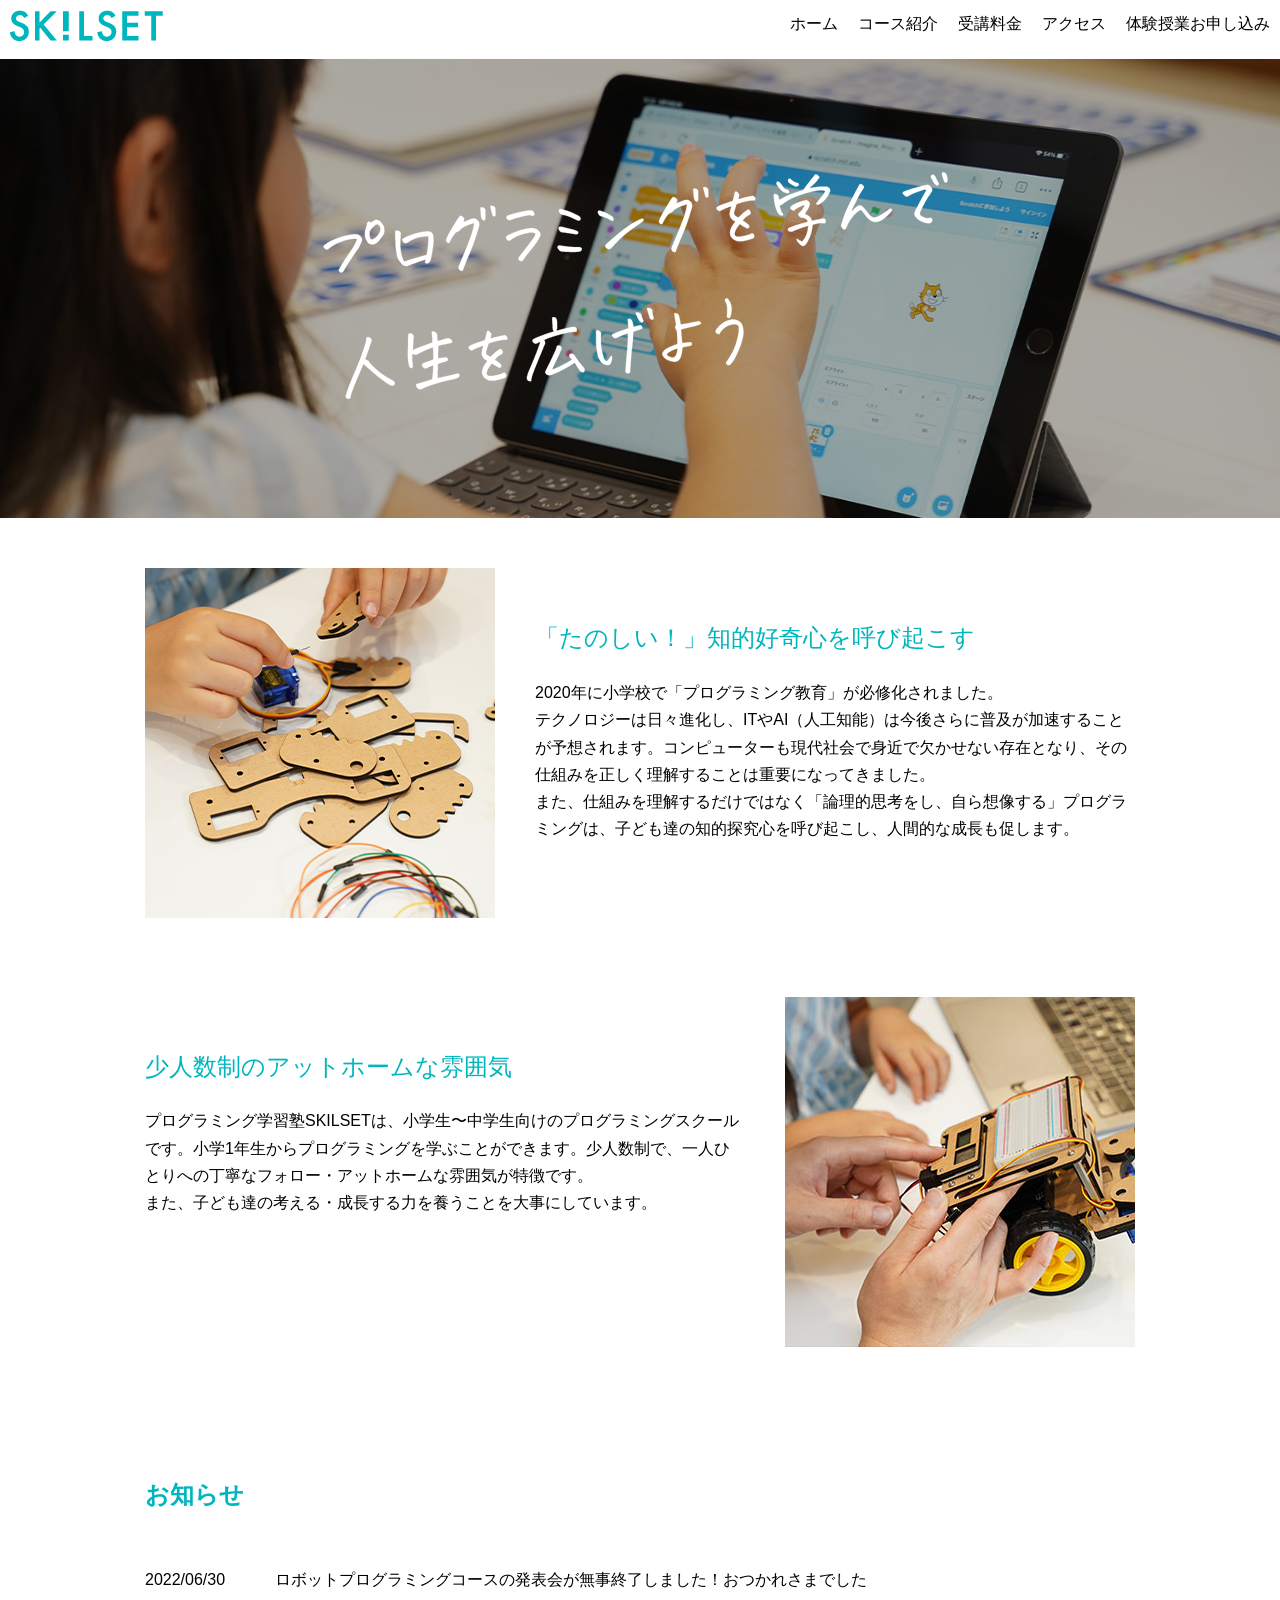
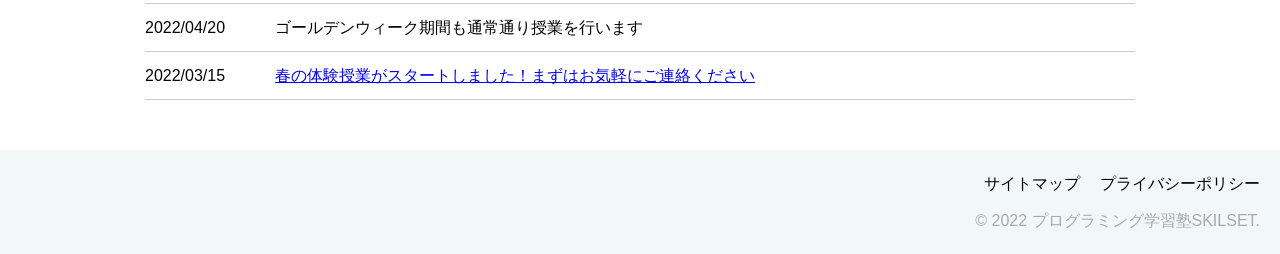
<file: index.html>
<!doctype html>
<html lang="ja">
<meta name="author" content="skilset">
<meta name="description" content="プログラミングを学んで人生を広げよう">
<head>
<meta charset="UTF-8">
<link rel="icon" href="favicon.ico" type="image/x-icon"/>
<link rel="shortcut icon" href="favicon.ico" type="image/x-icon"/>
<link rel="stylesheet" href="css/reset.css">
<link rel="stylesheet" href="css/style.css">
<title>SKILSET</title>
<meta name="viewpot" content="width=device-width, initial=scale=1">
</head>

<body>
	<header>
		<h1 class="site-title">
			<a href="index.html">
				<img src="img/logo.png" alt="SKILSET">
			</a>
		</h1>
		<nav class="gbnav">
		<ul>
			<li><a href="index.html">ホーム</a></li>
			<li><a href="course.html">コース紹介</a></li>
			<li><a href="price.html">受講料金</a></li>
			<li><a href="access.html">アクセス</a></li>
			<li><a href="entry.html">体験授業お申し込み</a></li>
			</ul>
		</nav>
	</header>
	
	<main>
		<div class="main_visual">
			<img src="img/catchcopy.png" alt="メインビジュアル">
		</div>
		<div class="content">
			<section class="main revers"><!--半角開けるとクラスを複数追加できる。-->
				<div class="txt">
					<h2 class="content-title">「たのしい！」知的好奇心を呼び起こす</h2>
						<p class="text">
						2020年に小学校で「プログラミング教育」が必修化されました。<br>
						テクノロジーは日々進化し、ITやAI（人工知能）は今後さらに普及が加速することが予想されます。コンピューターも現代社会で身近で欠かせない存在となり、その仕組みを正しく理解することは重要になってきました。<br>
						また、仕組みを理解するだけではなく「論理的思考をし、自ら想像する」プログラミングは、子ども達の知的探究心を呼び起こし、人間的な成長も促します。
						</p>
				</div>
				<figure class="img"><img src="img/top01.jpg" alt="「たのしい！」知的好奇心を呼び起こす"></figure>
			</section>
			<section class="main">
				<div class="txt">
				<h2 class="content-title">少人数制のアットホームな雰囲気</h2>
				<p class="text">
					プログラミング学習塾SKILSETは、小学生〜中学生向けのプログラミングスクールです。小学1年生からプログラミングを学ぶことができます。少人数制で、一人ひとりへの丁寧なフォロー・アットホームな雰囲気が特徴です。<br>
					また、子ども達の考える・成長する力を養うことを大事にしています。
				</p>
				</div>
		<figure class="img"><img src="img/top02.jpg" alt="少人数制のアットホームな雰囲気"></figure>
		</section>
		<section id="news">
			<h3 class="osirase">お知らせ</h3>
				<dl>
					<dt>2022/06/30</dt>
					<dd>ロボットプログラミングコースの発表会が無事終了しました！おつかれさまでした</dd>
				</dl>
				<dl>
					<dt>2022/04/20</dt>
					<dd>ゴールデンウィーク期間も通常通り授業を行います</dd>
				</dl>
				<dl>
					<dt>2022/03/15</dt>
					<dd>
						<a href="entry.html">春の体験授業がスタートしました！まずはお気軽にご連絡ください
						</a>
					</dd>
				</dl>
			</section>
		</div>
	</main>
	<footer id="footer">
	<nav class="ftnav">
		<ul class="sitemap">
			<li>
				<a href="#">サイトマップ</a>
			</li>
			<li>
				<a href="#">プライバシーポリシー</a>
			</li>
		</ul>
		</nav>
		<small>&copy; 2022 プログラミング学習塾SKILSET.</small>
	</footer>
</body>
</html>
</file>
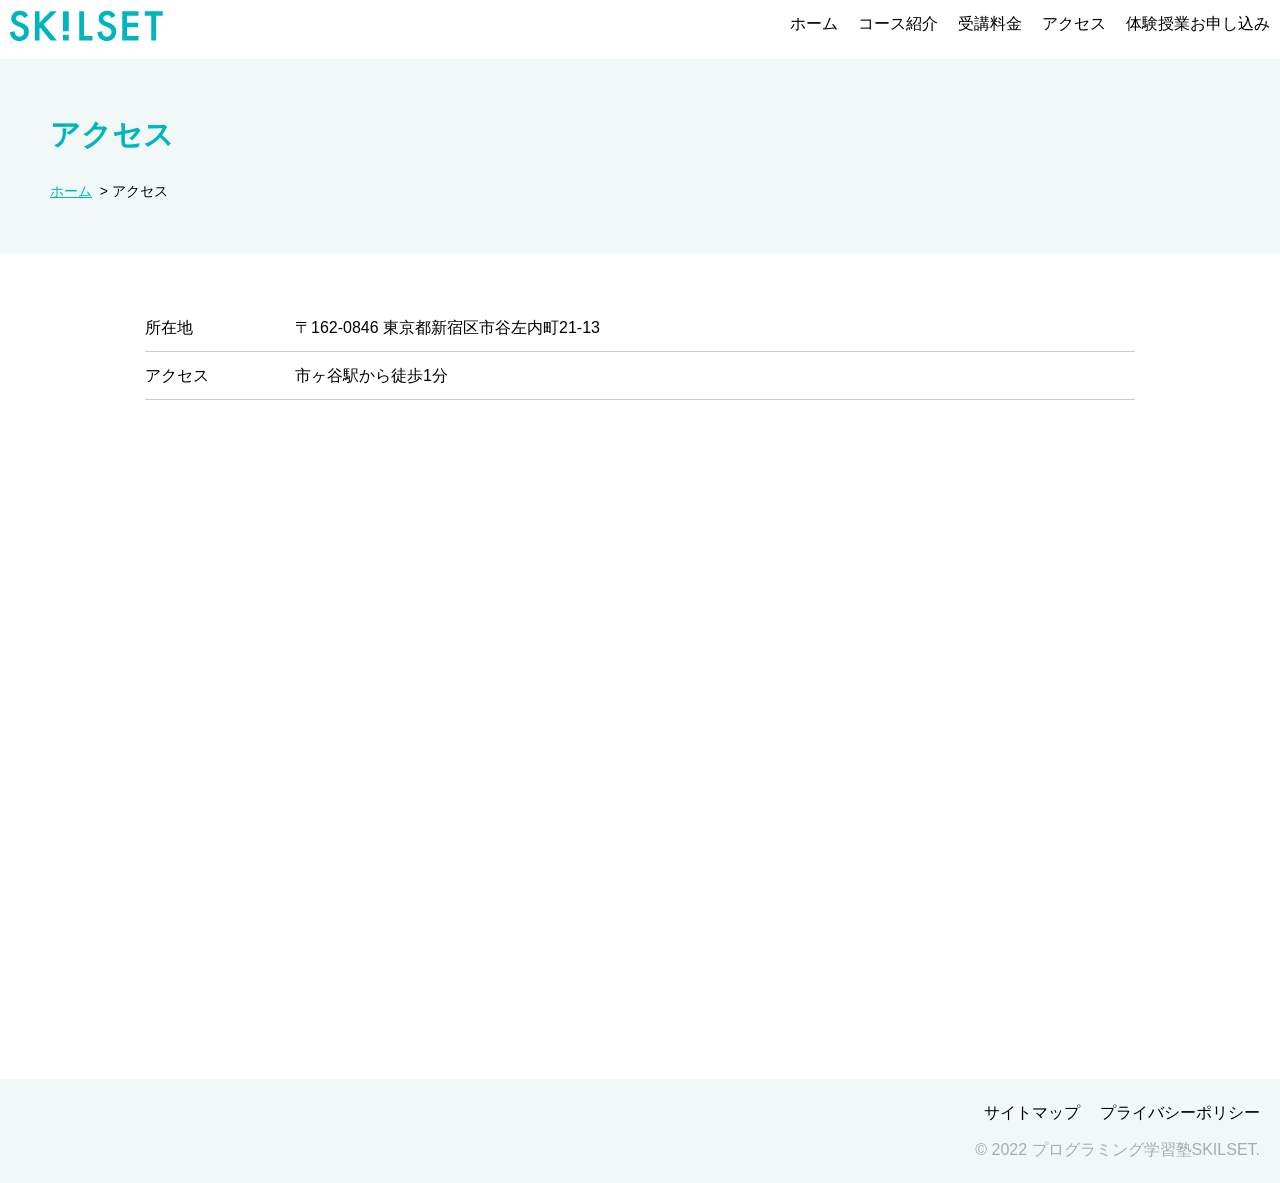
<file: access.html>
<!doctype html>
<html lang="ja">
<meta name="author" content="skilset">
<meta name="description" content="プログラミングを学んで人生を広げよう">
<head>
<meta charset="UTF-8">
<link rel="icon" href="favicon.ico" type="image/x-icon"/>
<link rel="shortcut icon" href="favicon.ico" type="image/x-icon"/>
<link rel="stylesheet" href="css/reset.css">
<link rel="stylesheet" href="css/style.css">
<title>SKILSET</title>
<meta name="viewpot" content="width=device-width, initial=scale=1">
</head>

<body>
	<header>
		<h1 class="site-title">
			<a href="index.html">
				<img src="img/logo.png" alt="SKILSET">
			</a>
		</h1>
		<nav class="gbnav">
		<ul>
			<li><a href="index.html">ホーム</a></li>
			<li><a href="course.html">コース紹介</a></li>
			<li><a href="price.html">受講料金</a></li>
			<li><a href="access.html">アクセス</a></li>
			<li><a href="entry.html">体験授業お申し込み</a></li>
			</ul>
		</nav>
	</header>
	<main>
		<section class="topbar">
			<h1 id="coursetitle">アクセス</h1>
				<ul class="Breadcrumbs">
					<li><a href="index.html">ホーム</a></li>
					<li>&nbsp; &gt; アクセス</li>
				</ul>
		</section>
		<div class="content">
			<section id="address">
				<dl>
					<dt>所在地</dt><dd>&#12306;162-0846&nbsp;東京都新宿区市谷左内町21-13</dd>
				</dl>
				<dl>
					<dt>アクセス</dt><dd>市ヶ谷駅から徒歩1分</dd>
				</dl>
			</section>
		<iframe src="https://www.google.com/maps/embed?pb=!1m18!1m12!1m3!1d6480.633111488437!2d139.73437232990355!3d35.69382698920941!2m3!1f0!2f0!3f0!3m2!1i1024!2i768!4f13.1!3m3!1m2!1s0x60188c5e40fd8ca9%3A0xe4e83101398f38cf!2z44CSMTYyLTA4NDYg5p2x5Lqs6YO95paw5a6_5Yy65biC6LC35bem5YaF55S677yS77yR4oiS77yR77yT!5e0!3m2!1sja!2sjp!4v1750301210130!5m2!1sja!2sjp" width="990" height="600" style="border:0;" allowfullscreen="" loading="lazy" referrerpolicy="no-referrer-when-downgrade"></iframe>
		</div>
	</main>
	
	
	<footer id="footer">
	<nav class="ftnav">
		<ul class="sitemap">
			<li>
				<a href="#">サイトマップ</a>
			</li>
			<li>
				<a href="#">プライバシーポリシー</a>
			</li>
		</ul>
		</nav>
		<small>&copy; 2022 プログラミング学習塾SKILSET.</small>
	</footer>
</body>
</html>
</file>
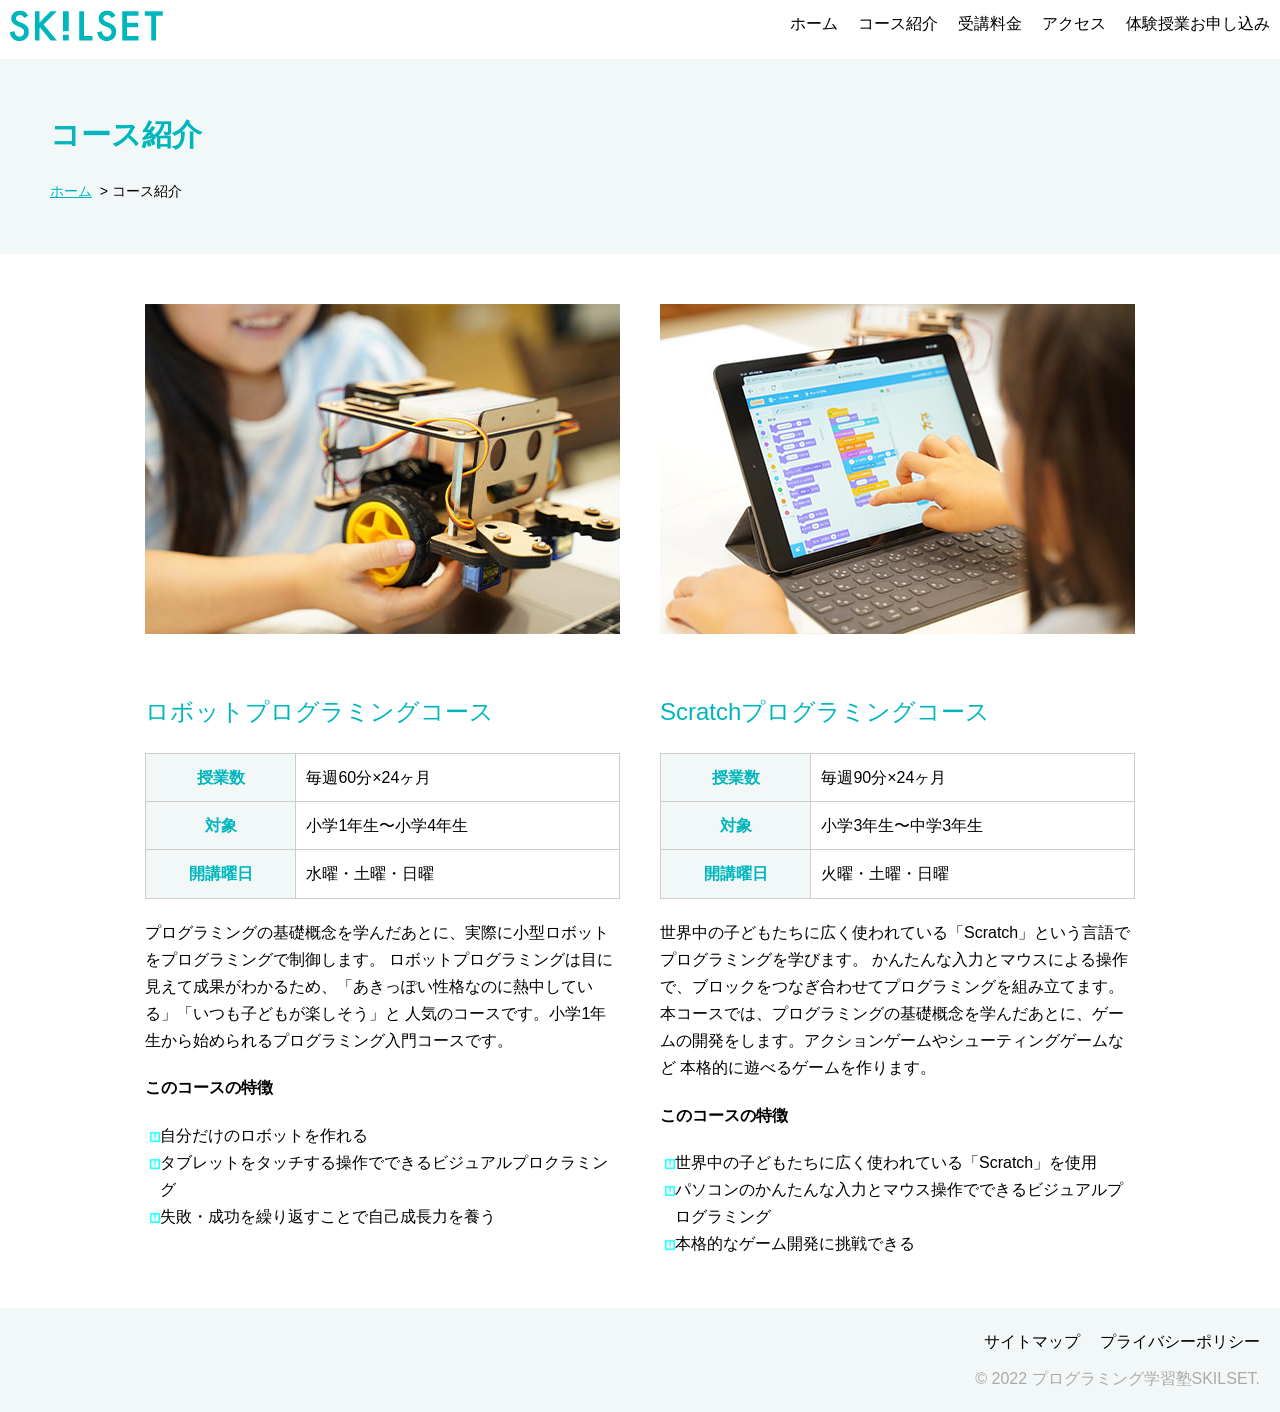
<file: course.html>
<!doctype html>
<html lang="ja">
<meta name="author" content="skilset">
<meta name="description" content="プログラミングを学んで人生を広げよう">
<head>
<meta charset="UTF-8">
<link rel="icon" href="favicon.ico" type="image/x-icon"/>
<link rel="shortcut icon" href="favicon.ico" type="image/x-icon"/>
<link rel="stylesheet" href="css/reset.css">
<link rel="stylesheet" href="css/style.css">
<title>SKILSET</title>
<meta name="viewpot" content="width=device-width, initial=scale=1">
</head>

<body>
	<header>
		<div class="site-title">
			<a href="index.html">
			<img src="img/logo.png" alt="SKILSET">
			</a>
		</div>
		<nav class="gbnav">
		<ul>
			<li><a href="index.html">ホーム</a></li>
			<li><a href="course.html">コース紹介</a></li>
			<li><a href="price.html">受講料金</a></li>
			<li><a href="access.html">アクセス</a></li>
			<li><a href="entry.html">体験授業お申し込み</a></li>
			</ul>
		</nav>
	</header>
	
	<main>
		<section class="topbar">
		<h1 id="coursetitle">コース紹介</h1>
		<ul class="Breadcrumbs">
		<li><a href="index.html">ホーム</a></li>
		<li>&nbsp; &gt; コース紹介</li>
		</ul>
		</section>
		
		
		<div class="content">
			<div class="coursemain">
			<section class="course">
			<figure class="courseimg"><img src="img/course01.jpg" alt="ロボットプログラミングコース"></figure>
			<dd><h2 class="content-title">ロボットプログラミングコース</h2>
				<table>
					<tr>
					<th>授業数</th><td>毎週60分×24ヶ月</td>
					</tr>
					<tr>
					<th>対象</th><td>小学1年生〜小学4年生</td>
					</tr>
					<tr>
					<th>開講曜日</th><td>水曜・土曜・日曜</td>
					</tr>
				</table></dd>
			<p class="coursetxt">プログラミングの基礎概念を学んだあとに、実際に小型ロボットをプログラミングで制御します。
			ロボットプログラミングは目に見えて成果がわかるため、「あきっぽい性格なのに熱中している」「いつも子どもが楽しそう」と
			人気のコースです。小学1年生から始められるプログラミング入門コースです。</p>
			
			
			<h3>このコースの特徴</h3>
			<ul class="sp">
			<li>自分だけのロボットを作れる</li>
			<li>タブレットをタッチする操作でできるビジュアルプロクラミング</li>
			<li>失敗・成功を繰り返すことで自己成長力を養う</li>
			</ul>
			</section>
			
			<section class="course">
			<figure class="courseimg"><img src="img/course02.jpg" alt="Scratchプログラミングコース"></figure>
			<dd><h2 class="content-title">Scratchプログラミングコース</h2></dd>
			<dd><table>
					<tr>
					<th>授業数</th><td>毎週90分×24ヶ月</td>
					</tr>
					<tr>
					<th>対象</th><td>小学3年生〜中学3年生</td>
					</tr>
					<tr>
					<th>開講曜日</th><td>火曜・土曜・日曜</td>
					</tr>
				</table></dd>
			<p class="coursetxt">世界中の子どもたちに広く使われている「Scratch」という言語でプログラミングを学びます。
			かんたんな入力とマウスによる操作で、ブロックをつなぎ合わせてプログラミングを組み立てます。<br>
			本コースでは、プログラミングの基礎概念を学んだあとに、ゲームの開発をします。アクションゲームやシューティングゲームなど
			本格的に遊べるゲームを作ります。</p>
			
			<h3>このコースの特徴</h3>
			<ul class="sp">
			<li>世界中の子どもたちに広く使われている「Scratch」を使用</li>
			<li>パソコンのかんたんな入力とマウス操作でできるビジュアルプログラミング</li>
			<li>本格的なゲーム開発に挑戦できる</li>
			</ul>
			</section>
			</div>
		</div>
	</main>
	<footer id="footer">
	<nav class="ftnav">
		<ul class="sitemap">
			<li><a href="#">サイトマップ</a></li>
			<li><a href="#">プライバシーポリシー</a></li>
		</ul>
		</nav>
		<small>&copy; 2022 プログラミング学習塾SKILSET.</small>
	</footer>
</body>
</html>
</file>
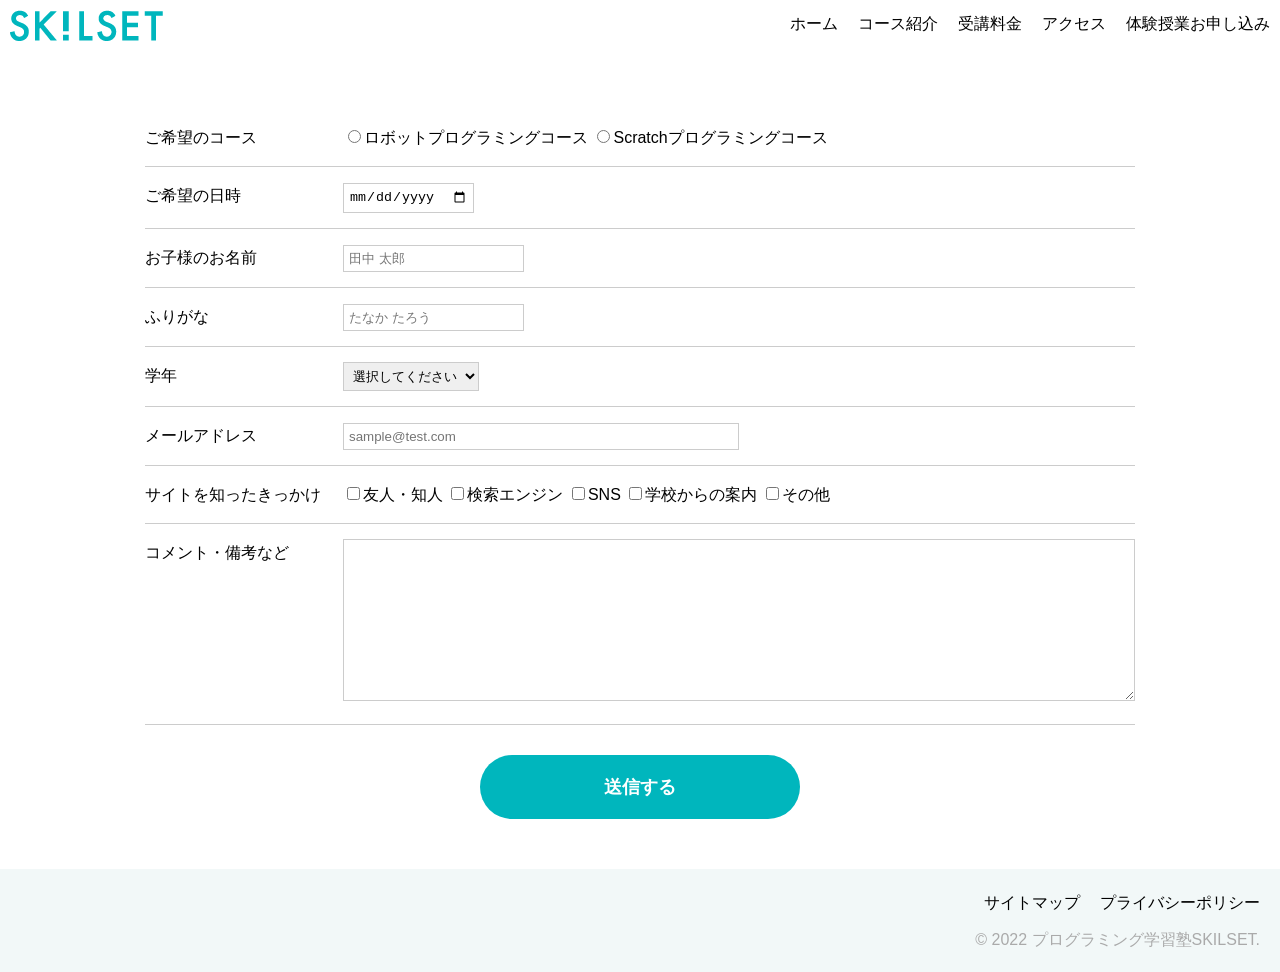
<file: entry.html>
<!doctype html>
<html lang="ja">
<meta name="author" content="skilset">
<meta name="description" content="プログラミングを学んで人生を広げよう">
<head>
<meta charset="UTF-8">
<link rel="icon" href="favicon.ico" type="image/x-icon"/>
<link rel="shortcut icon" href="favicon.ico" type="image/x-icon"/>
<link rel="stylesheet" href="css/reset.css">
<link rel="stylesheet" href="css/style.css">
<title>SKILSET</title>
<meta name="viewpot" content="width=device-width, initial=scale=1">
</head>

<body>
	<header>
		<h1 class="site-title">
			<a href="index.html">
				<img src="img/logo.png" alt="SKILSET">
			</a>
		</h1>
		<nav class="gbnav">
		<ul>
			<li><a href="index.html">ホーム</a></li>
			<li><a href="course.html">コース紹介</a></li>
			<li><a href="price.html">受講料金</a></li>
			<li><a href="access.html">アクセス</a></li>
			<li><a href="entry.html">体験授業お申し込み</a></li>
			</ul>
		</nav>
	</header>
	<main>
		<div class="content">
			<div class="form">
				<dl>
					<dt>ご希望のコース</dt>
					<dd><input type="radio" name="ご希望のコース" value="ロボットプログラミングコース">ロボットプログラミングコース
					<input type="radio" name="ご希望のコース" value="Scratchプログラミングコース">Scratchプログラミングコース</dd>
				</dl>
				<dl>
					<dt>ご希望の日時</dt>
					<dd><input type="date" name="ご希望の日時"></dd>
				</dl>
				<dl>
					<dt>お子様のお名前</dt>
					<dd><input type="text" name="お子様の名前" placeholder="田中 太郎"></dd>
				</dl>
				<dl>
					<dt>ふりがな</dt>
					<dd><input type="text" name="ふりがな" placeholder="たなか たろう"></dd>
				</dl>
				<dl>
					<dt>学年</dt>
					<dd><select name="学年">
							<option value="">選択してください</option>
							<option value="未就学児">未就学児</option>
							<option value="小学1年">小学1年</option>
							<option value="小学2年">小学2年</option>
							<option value="小学3年">小学3年</option>
							<option value="小学4年">小学4年</option>
							<option value="小学5年">小学5年</option>
							<option value="小学6年">小学6年</option>
							<option value="中学1年">中学1年</option>
							<option value="中学2年">中学2年</option>
							<option value="中学3年">中学3年</option>
						</select>
					</dd>
				</dl>
				<dl>
					<dt>メールアドレス</dt>
					<dd><input type="email" name="Email" placeholder="sample@test.com"></dd>
				</dl>
				<dl>
					<dt>サイトを知ったきっかけ</dt>
					<dd><input type="checkbox" name="サイトを知ったきっかけ[]"　value="友人・知人">友人・知人
						<input type="checkbox" name="サイトを知ったきっかけ[]"　value="検索エンジン">検索エンジン
						<input type="checkbox" name="サイトを知ったきっかけ[]"　value="SNS">SNS
						<input type="checkbox" name="サイトを知ったきっかけ[]"　value="学校からの案内">学校からの案内
						<input type="checkbox" name="サイトを知ったきっかけ[]"　value="その他">その他
					</dd>
				</dl>
				<dl>
					<dt>コメント・備考など</dt>
					<dd><textarea name="コメント・備考など" rows="10"></textarea></dd>
				</dl>
				
				<div class="btn">
					<input type="submit" value="送信する">
				</div>
				</div>
			</div>
	</main>
	
	<footer id="footer">
	<nav class="ftnav">
		<ul class="sitemap">
			<li>
				<a href="#">サイトマップ</a>
			</li>
			<li>
				<a href="#">プライバシーポリシー</a>
			</li>
		</ul>
		</nav>
		<small>&copy; 2022 プログラミング学習塾SKILSET.</small>
	</footer>
</body>
</html>
</file>
<file: css/style.css>
@charset "UTF-8";
/* CSS Document */
html{
	font-size: 100%;
}
*{/*全ての要素を一度に選択して、同じスタイルを適用させるために使う*/
	box-sizing: border-box;
}
img{
	max-width: 100%;
	height: auto;
}
body{
	font-size: 16px;
	margin: 0;
	padding: 0;
	color: #000;
	font-family: YuGothic,'Yu Gothic','Hiragino Kaku Gothic ProN','ヒラギノ角ゴ ProN W3',sans-serif;
	line-height: 1.7;
}
header{
	width: 100%;
	display: flex;
	justify-content: space-between;
	padding: 10px;
}
.main_visual{
	padding: 100px 0 100px 0;
	background: url("../img/visual.jpg") no-repeat center center/cover;
	text-align: center;
}
.content{
	max-width: 990px;
	margin-right: auto;
	margin-left: auto;
	padding-top: 50px;
	margin-bottom: 50px;
}
.content-title{
	color: #00b6bd;
	font-size: 24px;
	padding-top: 50px;
	padding-bottom: 20px;
}
.osirase{
	color: #00b6bd;
	font-size: 24px;
	padding-top: 50px;
	padding-bottom: 20px;
}
.main{
	display: flex;
	justify-content: space-between;
	margin-bottom: 70px;
}
.img{
	max-width: 350px;
	width: 100%;
	padding: 0;
	margin: 0;
}
.main .txt{
	max-width: 600px;
	width: 100%;
	padding: 0;
	margin: 0;
}
.revers{
	flex-direction: row-reverse;
}
.gbnav ul{
	display: flex;
	list-style: none;
}
.gbnav li{
	margin-left: 20px;
}
.gbnav li a{
	color: #000;
	text-decoration: none;
}
#news dl{
	display: flex;
	border-bottom: solid 1px #ccc;
	padding-top: 10px;
	padding-bottom: 10px;
}
#news dl dd{
	margin-left: 50px;
}
.topbar{
	background: #f2f8f8;
	padding: 50px;
}
#coursetitle{
	color: #00b6bd;
	font-size: 30px;
	padding-bottom: 20px;
	font-weight: bold;
}
.Breadcrumbs{
	display: flex;
	font-size: 14px;
}
.Breadcrumbs li a{
	color: #00b6bd;
}
.course{
	display: flex;
	flex-direction: column;
	width: 475px;
}
.coursemain{
	display: flex;
	justify-content: space-between;
}
.coursemain table{
	width: 100%;
	margin-bottom: 20px;
}
.coursemain th{
	border: 1px #ccc solid;
	text-align: center;
	padding: 10px;
	background: #f2f8f8;
	color: #00b6bd;
	font-weight: bold;
}
.coursemain td{
	border: 1px #ccc solid;
	text-align: left;
	padding: 10px;
}
h3{
	margin: 20px 0;
	font-weight: bold;
}
.courseimg{
	max-width: 475px;
	width: 100%;
	padding: 0;
	margin: 0;
}
.pricelist table{
	width: 100%;
	margin-bottom: 20px;
}
.pricelist th{
	border: 1px #ccc solid;
	text-align: center;
	vertical-align: middle;
	padding: 10px;
	background: #f2f8f8;
	color: #00b6bd;
	font-weight: bold;
}
.pricelist td{
	border: 1px #ccc solid;
	text-align: center;
	vertical-align: middle;
	padding: 10px;
}
.pricelist td span{
	font-size: 14px;
}
.pricelist thead th{
	color: #fff;
	background: #00b6bd;
}
.pricelist thead th:first-child{
	background: none;
	border: none;
}
.celltitle{
	background-color: #00b6bd;
	color: #fff;
	font-weight: bold;
}
.imglist ul {
	display: grid;
	width: 100%;
	column-gap: 0.5em;
	grid-template-columns: repeat(2, auto);
	padding-top: 20px;
	
}
/*.imglist ul{
	display: flex;
	flex-wrap: wrap;
	justify-content: space-between;
	margin-top: 20px;
}
.imglist ul li{
	width: 49%;
	margin-bottom: 10px;
}*/
#address{
	margin-bottom: 20px;
}
#address dl{
	display: flex;
	border-bottom: solid 1px #ccc;
	padding-top: 10px;
	padding-bottom: 10px;
}
#address dl dt{
	width: 150px;
}
#footer{
	background: #f2f8f8;
	text-align: right;
	padding-top: 20px;
	padding-bottom: 20px;
}
.ftnav{
	padding-bottom: 10px;
	padding-right: 20px;
}
.sitemap{
	display: flex;
	justify-content: flex-end;
	list-style: none;
}
.sp li{
	background: url("../img/pointicon.png")no-repeat left 5px;
	background-size: 20px;
	padding-left: 15px;
}
.ftnav li{
	margin-left: 20px;
}
.ftnav li a{
	text-decoration: none;
	color: #000;
}
small{
	color: #aaa;
	padding-right: 20px;
}
/*全て共通：hideエリアをはじめは非表示*/
.hide-area{
	display: none;
}

/*全て共通：モーダルのボタンの色を変更したい場合*/
.modaal-close:after, 
.modaal-close:before{
	background:#ccc;	
}

.modaal-close:focus:after,
.modaal-close:focus:before,
.modaal-close:hover:after,
.modaal-close:hover:before{
	background:#666;
}

.form dl{
	display: flex;
	border-bottom: solid 1px #ccc;
	padding-top: 15px;
	padding-bottom: 15px;
}

.form dt{
	width: 20%;
}

.form dd{
	width: 80%;
}

.form input,select,textarea{
	padding: 5px;
	border: solid 1px #ccc;
}

.form input[name="Email"]{
	width: 50%;
	box-sizing: border-box;
}

.form textarea{
	width: 100%;
	box-sizing: border-box;
}

.btn{
	text-align: center;
	margin-top: 30px;
	margin-bottom: 30px;
}

.form .btn input[type="submit"]{
	background: #00b6bd;
	border: none;
	width: 320px;
	color: #FFFFFF;
	padding: 20px 0;
	font-size: 18px;
	font-weight: bold;
	border-radius: 35px;
	cursor: pointer;
}
</file>
